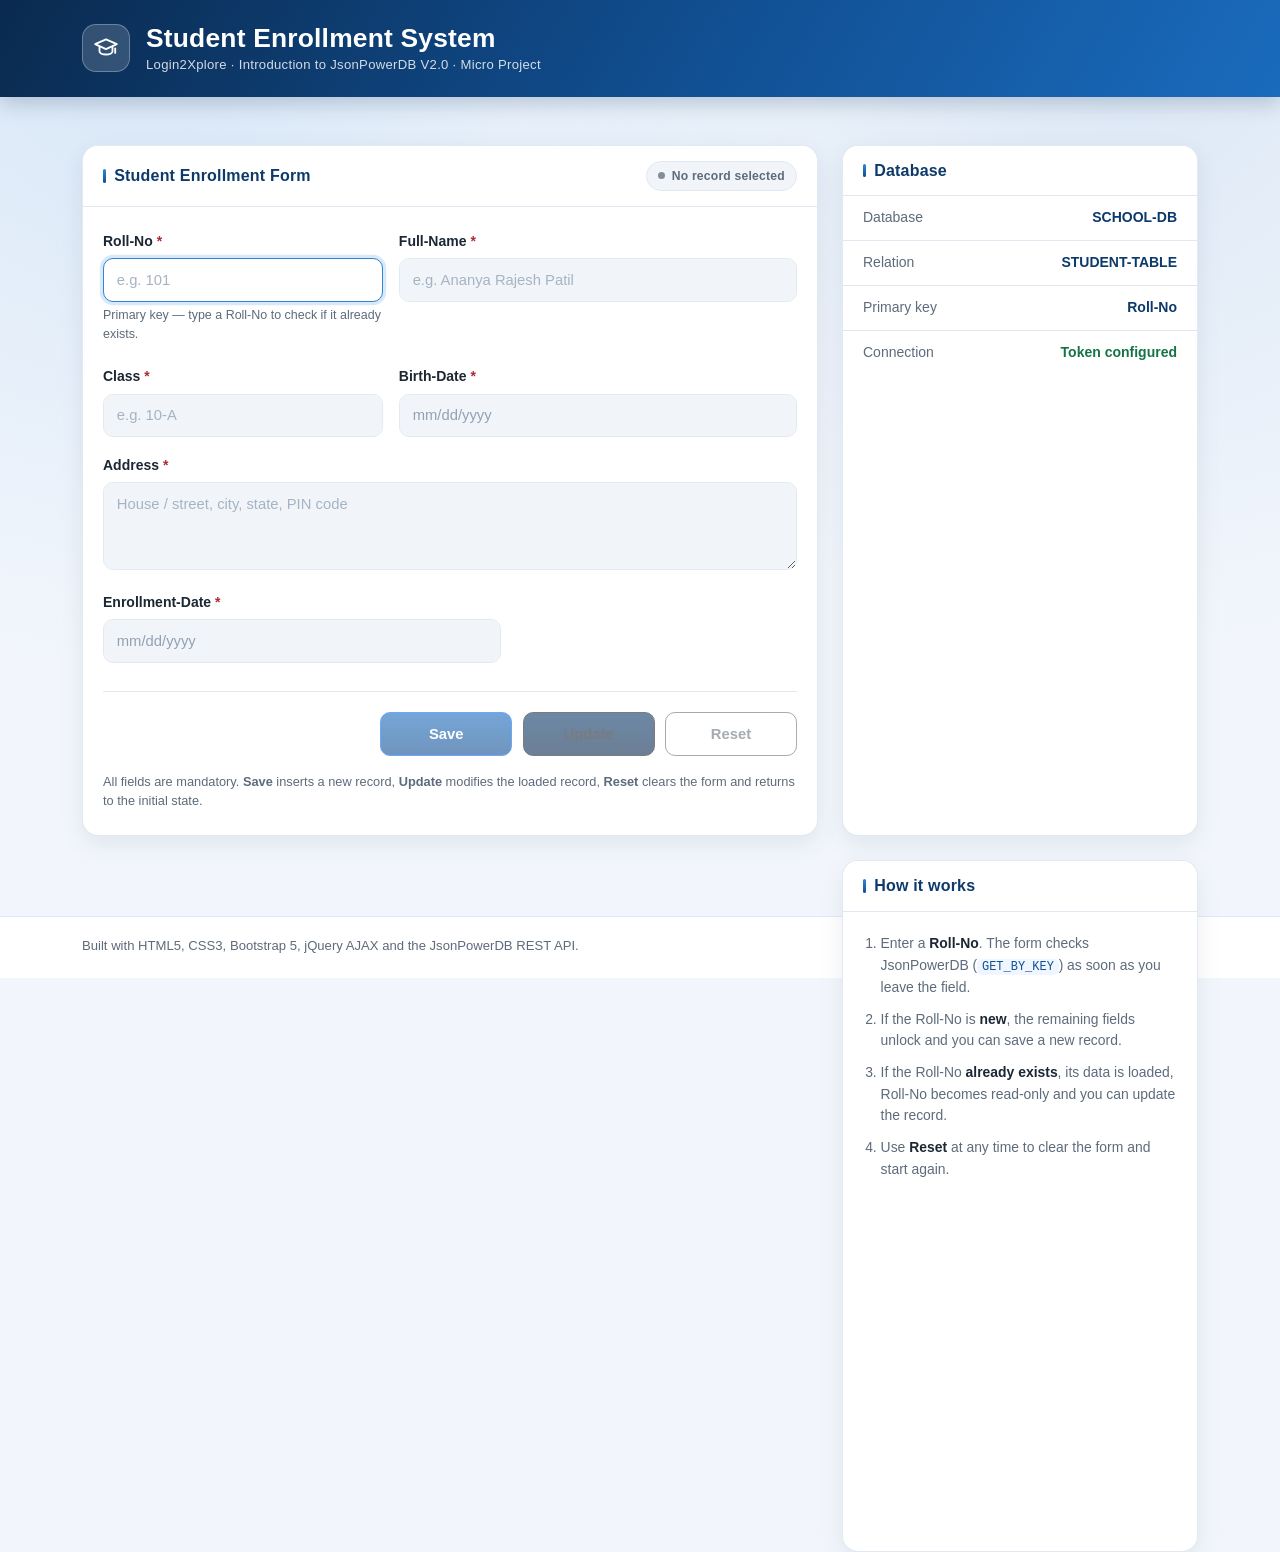
<file: index.html>
<!DOCTYPE html>
<html lang="en">
<head>
  <meta charset="UTF-8">
  <meta name="viewport" content="width=device-width, initial-scale=1">
  <title>Student Enrollment System | JsonPowerDB</title>
  <meta name="description"
        content="Student Enrollment System built with HTML5, CSS3, Bootstrap 5, jQuery AJAX and JsonPowerDB (Login2Xplore micro project).">
  <link rel="icon" type="image/svg+xml" href="assets/favicon.svg">

  <!-- Bootstrap 5 and jQuery are vendored in /vendor so the project also works
       offline. To use the CDN versions instead, see README.md -> "How to Run". -->
  <link rel="stylesheet" href="vendor/bootstrap.min.css">
  <link rel="stylesheet" href="style.css">
</head>
<body>

  <!-- ====================== Page header ====================== -->
  <header class="app-header">
    <div class="container">
      <div class="d-flex align-items-center gap-3">
        <span class="brand-mark" aria-hidden="true">
          <svg viewBox="0 0 24 24" width="26" height="26" fill="none"
               stroke="currentColor" stroke-width="1.7" stroke-linecap="round" stroke-linejoin="round">
            <path d="M2 8.5 12 4l10 4.5-10 4.5L2 8.5Z"/>
            <path d="M6 10.8V15c0 1.7 2.7 3 6 3s6-1.3 6-3v-4.2"/>
            <path d="M20.5 12.5v4"/>
          </svg>
        </span>
        <div>
          <h1 class="app-title">Student Enrollment System</h1>
          <p class="app-subtitle">
            Login2Xplore &middot; Introduction to JsonPowerDB V2.0 &middot; Micro Project
          </p>
        </div>
      </div>
    </div>
  </header>

  <!-- ====================== Main content ====================== -->
  <main class="container py-4 py-lg-5">
    <div class="row g-4">

      <!-- ------------------ Enrollment form ------------------ -->
      <div class="col-lg-8">
        <section class="card app-card" aria-labelledby="formCardTitle">
          <div class="card-header app-card-header">
            <h2 class="app-card-title" id="formCardTitle">Student Enrollment Form</h2>
            <span class="status-badge" id="recordStatusBadge" data-state="initial">
              No record selected
            </span>
          </div>

          <div class="card-body">

            <!-- Messages: success / error / warning / info -->
            <div id="feedbackArea" class="feedback-area" role="status" aria-live="polite"></div>

            <!-- All fields except Roll-No start disabled; script.js manages
                 the enabled/disabled state for each workflow step. -->
            <form id="enrollmentForm" novalidate autocomplete="off">

              <!-- ----- Row 1: Roll-No + Full-Name ----- -->
              <div class="row g-3">
                <div class="col-md-5">
                  <label for="rollNo" class="form-label">
                    Roll-No <span class="req">*</span>
                  </label>
                  <input type="text" class="form-control" id="rollNo" name="Roll-No"
                         placeholder="e.g. 101" maxlength="20" autocomplete="off"
                         aria-describedby="rollNoHelp" required>
                  <div class="invalid-feedback" id="rollNoError"></div>
                  <div class="form-text" id="rollNoHelp">
                    Primary key &mdash; type a Roll-No to check if it already exists.
                  </div>
                </div>

                <div class="col-md-7">
                  <label for="fullName" class="form-label">
                    Full-Name <span class="req">*</span>
                  </label>
                  <input type="text" class="form-control" id="fullName" name="Full-Name"
                         placeholder="e.g. Ananya Rajesh Patil" maxlength="60" required disabled>
                  <div class="invalid-feedback" id="fullNameError"></div>
                </div>
              </div>

              <!-- ----- Row 2: Class + Birth-Date ----- -->
              <div class="row g-3 mt-1">
                <div class="col-md-5">
                  <label for="studentClass" class="form-label">
                    Class <span class="req">*</span>
                  </label>
                  <input type="text" class="form-control" id="studentClass" name="Class"
                         placeholder="e.g. 10-A" maxlength="20" required disabled>
                  <div class="invalid-feedback" id="studentClassError"></div>
                </div>

                <div class="col-md-7">
                  <label for="birthDate" class="form-label">
                    Birth-Date <span class="req">*</span>
                  </label>
                  <input type="date" class="form-control" id="birthDate" name="Birth-Date" required disabled>
                  <div class="invalid-feedback" id="birthDateError"></div>
                </div>
              </div>

              <!-- ----- Row 3: Address ----- -->
              <div class="mt-3">
                <label for="address" class="form-label">
                  Address <span class="req">*</span>
                </label>
                <textarea class="form-control" id="address" name="Address" rows="3"
                          placeholder="House / street, city, state, PIN code"
                          maxlength="200" required disabled></textarea>
                <div class="invalid-feedback" id="addressError"></div>
              </div>

              <!-- ----- Row 4: Enrollment-Date ----- -->
              <div class="row g-3 mt-1">
                <div class="col-md-7">
                  <label for="enrollmentDate" class="form-label">
                    Enrollment-Date <span class="req">*</span>
                  </label>
                  <input type="date" class="form-control" id="enrollmentDate"
                         name="Enrollment-Date" required disabled>
                  <div class="invalid-feedback" id="enrollmentDateError"></div>
                </div>
              </div>

              <!-- ----- Action buttons ----- -->
              <div class="form-actions">
                <button type="submit" class="btn btn-primary" id="btnSave" disabled>
                  <span class="spinner-border spinner-border-sm btn-spinner" aria-hidden="true"></span>
                  <span>Save</span>
                </button>
                <button type="button" class="btn btn-update" id="btnUpdate" disabled>
                  <span class="spinner-border spinner-border-sm btn-spinner" aria-hidden="true"></span>
                  <span>Update</span>
                </button>
                <button type="button" class="btn btn-outline-secondary" id="btnReset" disabled>
                  Reset
                </button>
              </div>

              <p class="form-note">
                All fields are mandatory. <strong>Save</strong> inserts a new record,
                <strong>Update</strong> modifies the loaded record, <strong>Reset</strong>
                clears the form and returns to the initial state.
              </p>
            </form>

            <!-- Loading overlay (shown while a JsonPowerDB request is running) -->
            <div class="form-loader" id="formLoader" hidden>
              <div class="form-loader-box">
                <div class="spinner-border text-primary" role="status" aria-hidden="true"></div>
                <p class="form-loader-text" id="formLoaderText">Working…</p>
              </div>
            </div>

          </div>
        </section>
      </div>

      <!-- ------------------ Side information ------------------ -->
      <aside class="col-lg-4">
        <section class="card app-card mb-4" aria-labelledby="dbCardTitle">
          <div class="card-header app-card-header">
            <h2 class="app-card-title" id="dbCardTitle">Database</h2>
          </div>
          <ul class="list-group list-group-flush db-list">
            <li class="list-group-item">
              <span class="db-key">Database</span>
              <span class="db-value" id="dbNameLabel">SCHOOL-DB</span>
            </li>
            <li class="list-group-item">
              <span class="db-key">Relation</span>
              <span class="db-value" id="relNameLabel">STUDENT-TABLE</span>
            </li>
            <li class="list-group-item">
              <span class="db-key">Primary key</span>
              <span class="db-value" id="pkLabel">Roll-No</span>
            </li>
            <li class="list-group-item">
              <span class="db-key">Connection</span>
              <span class="db-value" id="tokenStatusLabel">Not configured</span>
            </li>
          </ul>
        </section>

        <section class="card app-card" aria-labelledby="stepsCardTitle">
          <div class="card-header app-card-header">
            <h2 class="app-card-title" id="stepsCardTitle">How it works</h2>
          </div>
          <div class="card-body">
            <ol class="steps">
              <li>Enter a <strong>Roll-No</strong>. The form checks JsonPowerDB
                  (<code>GET_BY_KEY</code>) as soon as you leave the field.</li>
              <li>If the Roll-No is <strong>new</strong>, the remaining fields unlock and
                  you can save a new record.</li>
              <li>If the Roll-No <strong>already exists</strong>, its data is loaded,
                  Roll-No becomes read-only and you can update the record.</li>
              <li>Use <strong>Reset</strong> at any time to clear the form and start again.</li>
            </ol>
          </div>
        </section>
      </aside>

    </div>
  </main>

  <!-- ====================== Footer ====================== -->
  <footer class="app-footer">
    <div class="container">
      <p class="mb-1">
        Built with HTML5, CSS3, Bootstrap 5, jQuery AJAX and the
        JsonPowerDB REST API.
      </p>
      
    </div>
  </footer>

  <!-- Scripts: jQuery first, then Bootstrap, then app configuration and logic -->
  <script src="vendor/jquery.min.js"></script>
  <script src="vendor/bootstrap.bundle.min.js"></script>
  <script src="config.js"></script>
  <script src="script.js"></script>
</body>
</html>
</file>
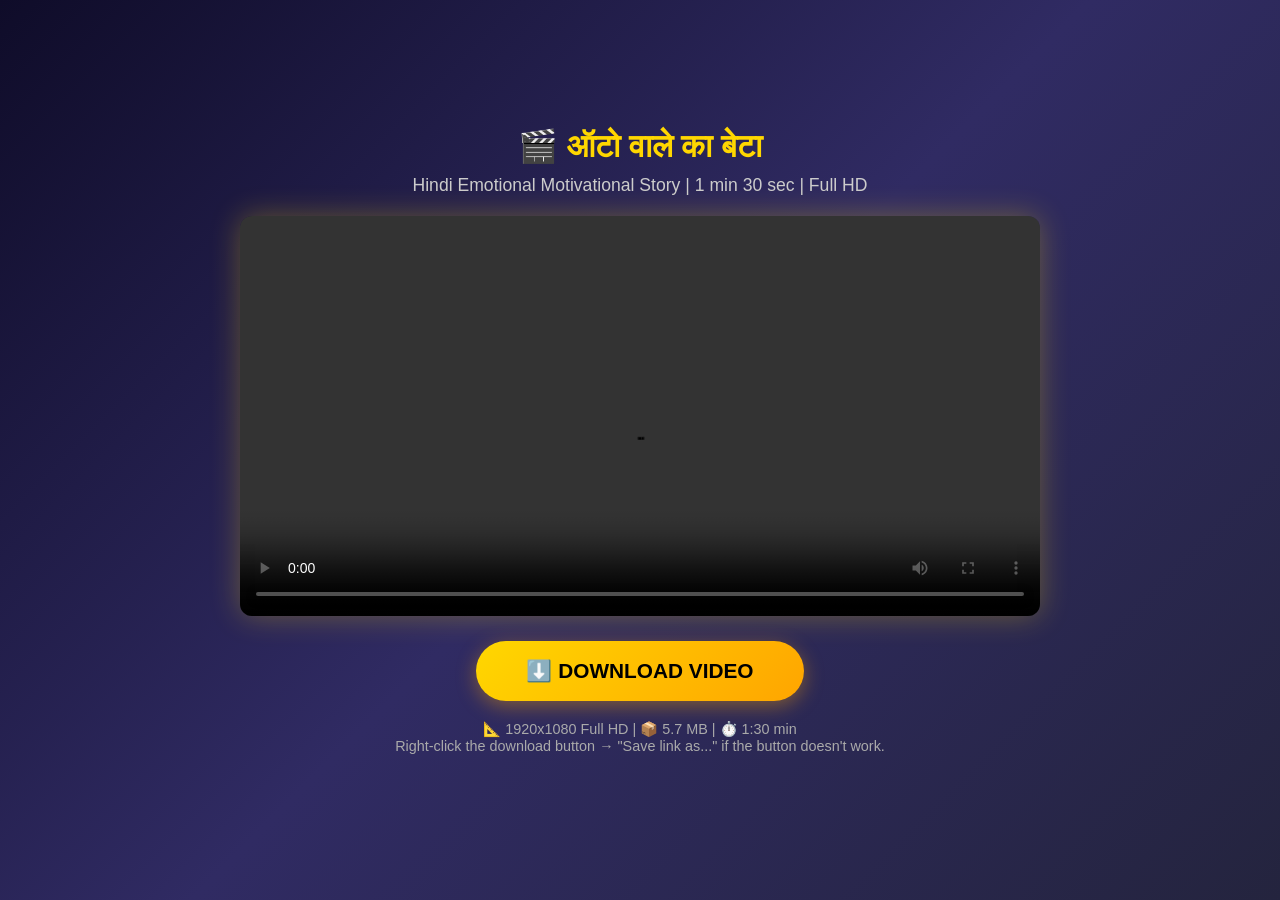
<file: video_project/index.html>
<!DOCTYPE html>
<html lang="hi">
<head>
    <meta charset="UTF-8">
    <meta name="viewport" content="width=device-width, initial-scale=1.0">
    <title>🎬 Auto Wale Ka Beta - Download Video</title>
    <style>
        * { margin: 0; padding: 0; box-sizing: border-box; }
        body { 
            background: linear-gradient(135deg, #0f0c29, #302b63, #24243e); 
            min-height: 100vh; 
            display: flex; 
            flex-direction: column; 
            align-items: center; 
            justify-content: center; 
            font-family: 'Segoe UI', sans-serif; 
            color: white; 
            padding: 20px;
        }
        h1 { font-size: 2rem; margin-bottom: 10px; text-align: center; color: #FFD700; }
        p { font-size: 1.1rem; margin-bottom: 20px; color: #ccc; text-align: center; }
        video { 
            max-width: 100%; 
            width: 800px; 
            border-radius: 12px; 
            box-shadow: 0 0 30px rgba(255,215,0,0.3);
            margin-bottom: 25px;
        }
        .download-btn {
            display: inline-block;
            background: linear-gradient(135deg, #FFD700, #FFA500);
            color: #000;
            padding: 18px 50px;
            font-size: 1.3rem;
            font-weight: bold;
            border-radius: 50px;
            text-decoration: none;
            box-shadow: 0 5px 20px rgba(255,165,0,0.4);
            transition: transform 0.2s;
        }
        .download-btn:hover { transform: scale(1.05); }
        .info { margin-top: 20px; color: #aaa; font-size: 0.9rem; text-align: center; }
    </style>
</head>
<body>
    <h1>🎬 ऑटो वाले का बेटा</h1>
    <p>Hindi Emotional Motivational Story | 1 min 30 sec | Full HD</p>
    
    <video controls preload="auto">
        <source src="FINAL_VIDEO_auto_wale_ka_beta.mp4" type="video/mp4">
        Your browser does not support video playback.
    </video>
    
    <a href="FINAL_VIDEO_auto_wale_ka_beta.mp4" download="Auto_Wale_Ka_Beta_Hindi_Story.mp4" class="download-btn">
        ⬇️ DOWNLOAD VIDEO
    </a>
    
    <p class="info">
        📐 1920x1080 Full HD | 📦 5.7 MB | ⏱️ 1:30 min<br>
        Right-click the download button → "Save link as..." if the button doesn't work.
    </p>
</body>
</html>
</file>
<file: style.css>
/* ==========================================================================
   style.css — Student Enrollment System (JsonPowerDB)
   Design: professional blue & white, Bootstrap 5 foundation + custom theme.
   ========================================================================== */

/* ---------------------------------------------------------------- 1. Theme */
:root {
  --blue-900: #0a2a4f;
  --blue-800: #0d3a6b;
  --blue-700: #114f92;
  --blue-600: #1a6bbd;
  --blue-500: #2f86d8;
  --blue-100: #dbeafe;
  --blue-50:  #eff6ff;

  --ink:      #1b2733;
  --muted:    #5d6b7b;
  --line:     #dfe7f1;
  --surface:  #ffffff;
  --page-bg:  #f2f6fc;

  --success:  #157347;
  --success-bg: #e8f6ee;
  --danger:   #b02a37;
  --danger-bg:#fdecee;
  --warning:  #9a6700;
  --warning-bg: #fff8e1;
  --info:     var(--blue-700);
  --info-bg:  var(--blue-50);

  --radius-lg: 16px;
  --radius-md: 10px;
  --shadow-sm: 0 1px 2px rgba(16, 42, 74, .06);
  --shadow-md: 0 8px 24px rgba(16, 42, 74, .08);
  --shadow-lg: 0 18px 44px rgba(16, 42, 74, .14);
}

/* ------------------------------------------------------------- 2. Base */
html {
  -webkit-text-size-adjust: 100%;
}

body {
  min-height: 100vh;
  margin: 0;
  display: flex;
  flex-direction: column;
  font-family: "Segoe UI", Roboto, "Helvetica Neue", Arial, system-ui, sans-serif;
  color: var(--ink);
  background-color: var(--page-bg);
  background-image:
    radial-gradient(circle at 12% 0%, rgba(47, 134, 216, .14), transparent 45%),
    radial-gradient(circle at 88% 4%, rgba(26, 107, 189, .10), transparent 42%);
  background-repeat: no-repeat;
  font-size: 15px;
  line-height: 1.55;
}

main {
  flex: 1 0 auto;
}

code {
  color: var(--blue-700);
  background: var(--blue-50);
  padding: .05rem .3rem;
  border-radius: 5px;
  font-size: .86em;
}

/* ----------------------------------------------------------- 3. Header */
.app-header {
  background-image: linear-gradient(120deg, var(--blue-900) 0%, var(--blue-700) 55%, var(--blue-600) 100%);
  color: #fff;
  padding: 1.35rem 0;
  box-shadow: 0 6px 20px rgba(10, 42, 79, .22);
}

.brand-mark {
  display: inline-flex;
  align-items: center;
  justify-content: center;
  width: 48px;
  height: 48px;
  flex: 0 0 48px;
  border-radius: 14px;
  color: #fff;
  background: rgba(255, 255, 255, .16);
  border: 1px solid rgba(255, 255, 255, .28);
}

.app-title {
  margin: 0;
  font-size: clamp(1.15rem, 1rem + 1.1vw, 1.65rem);
  font-weight: 700;
  letter-spacing: .2px;
  line-height: 1.25;
}

.app-subtitle {
  margin: 0;
  font-size: .82rem;
  letter-spacing: .3px;
  color: rgba(255, 255, 255, .82);
}

/* ------------------------------------------------------------- 4. Cards */
.app-card {
  border: 1px solid rgba(223, 231, 241, .9);
  border-radius: var(--radius-lg);
  background: var(--surface);
  box-shadow: var(--shadow-md);
  overflow: hidden;
  height: 100%;
}

.app-card-header {
  display: flex;
  align-items: center;
  justify-content: space-between;
  gap: .75rem;
  flex-wrap: wrap;
  padding: .95rem 1.25rem;
  background: #fff;
  border-bottom: 1px solid var(--line);
}

.app-card-title {
  position: relative;
  margin: 0;
  padding-left: .7rem;
  font-size: 1rem;
  font-weight: 700;
  letter-spacing: .2px;
  color: var(--blue-800);
}

.app-card-title::before {
  content: "";
  position: absolute;
  left: 0;
  top: .18em;
  bottom: .18em;
  width: 3px;
  border-radius: 3px;
  background: linear-gradient(var(--blue-500), var(--blue-700));
}

.app-card .card-body {
  padding: 1.35rem 1.25rem 1.5rem;
}

/* --------------------------------------------------- 5. Record status */
.status-badge {
  display: inline-flex;
  align-items: center;
  gap: .4rem;
  padding: .3rem .7rem;
  border-radius: 999px;
  font-size: .76rem;
  font-weight: 600;
  letter-spacing: .2px;
  white-space: nowrap;
  background: #f1f5f9;
  color: var(--muted);
  border: 1px solid var(--line);
}

.status-badge::before {
  content: "";
  width: 7px;
  height: 7px;
  border-radius: 50%;
  background: currentColor;
  opacity: .75;
}

.status-badge[data-state="insert"] {
  background: var(--success-bg);
  color: var(--success);
  border-color: #bfe3cd;
}

.status-badge[data-state="update"] {
  background: var(--info-bg);
  color: var(--info);
  border-color: #c3dcf7;
}

.status-badge[data-state="error"] {
  background: var(--danger-bg);
  color: var(--danger);
  border-color: #f3c9ce;
}

/* --------------------------------------------------------- 6. Alerts */
.feedback-area:empty {
  display: none;
}

.app-alert {
  display: flex;
  align-items: flex-start;
  gap: .6rem;
  margin-bottom: 1.1rem;
  padding: .75rem .9rem;
  border-radius: var(--radius-md);
  border: 1px solid transparent;
  font-size: .9rem;
  animation: alert-in .18s ease-out;
}

@keyframes alert-in {
  from { opacity: 0; transform: translateY(-4px); }
  to   { opacity: 1; transform: translateY(0); }
}

.app-alert-icon {
  flex: 0 0 auto;
  margin-top: .1rem;
  font-weight: 700;
  font-size: .95rem;
  line-height: 1.2;
}

.app-alert-body {
  flex: 1 1 auto;
  min-width: 0;
  word-wrap: break-word;
}

.app-alert-close {
  flex: 0 0 auto;
  border: 0;
  background: transparent;
  color: inherit;
  opacity: .6;
  font-size: 1.15rem;
  line-height: 1;
  padding: 0 .15rem;
  cursor: pointer;
}

.app-alert-close:hover,
.app-alert-close:focus-visible {
  opacity: 1;
}

.app-alert--success { background: var(--success-bg); color: var(--success); border-color: #bfe3cd; }
.app-alert--danger  { background: var(--danger-bg);  color: var(--danger);  border-color: #f3c9ce; }
.app-alert--warning { background: var(--warning-bg); color: var(--warning); border-color: #f0dda1; }
.app-alert--info    { background: var(--info-bg);    color: var(--info);    border-color: #c3dcf7; }

/* ---------------------------------------------------------- 7. Fields */
.form-label {
  margin-bottom: .35rem;
  font-size: .875rem;
  font-weight: 600;
  color: var(--ink);
}

.req {
  color: var(--danger);
  font-weight: 700;
}

.form-control {
  border-radius: var(--radius-md);
  border-color: #cfdaea;
  padding: .6rem .8rem;
  font-size: .925rem;
  color: var(--ink);
  background-color: #fff;
  transition: border-color .15s ease, box-shadow .15s ease, background-color .15s ease;
}

.form-control::placeholder {
  color: #a6b3c2;
}

.form-control:focus {
  border-color: var(--blue-500);
  box-shadow: 0 0 0 .2rem rgba(47, 134, 216, .18);
  background-color: #fff;
}

.form-control:disabled,
.form-control[readonly] {
  background-color: #f1f5fa;
  border-color: #e2e9f2;
  color: #93a1b1;
  cursor: not-allowed;
}

textarea.form-control {
  resize: vertical;
  min-height: 84px;
}

.form-text {
  font-size: .78rem;
  color: var(--muted);
}

.invalid-feedback {
  font-size: .79rem;
  font-weight: 500;
}

.form-control.is-invalid {
  border-color: var(--danger);
  background-image: none;
}

.form-control.is-invalid:focus {
  box-shadow: 0 0 0 .2rem rgba(176, 42, 55, .16);
}

/* --------------------------------------------------------- 8. Buttons */
.form-actions {
  display: flex;
  flex-wrap: wrap;
  justify-content: flex-end;
  gap: .65rem;
  margin-top: 1.75rem;
  padding-top: 1.25rem;
  border-top: 1px solid var(--line);
}

.form-actions .btn {
  min-width: 132px;
  padding: .62rem 1.35rem;
  border-radius: var(--radius-md);
  font-size: .925rem;
  font-weight: 600;
  display: inline-flex;
  align-items: center;
  justify-content: center;
  gap: .45rem;
  transition: transform .12s ease, box-shadow .15s ease, background-color .15s ease;
}

.form-actions .btn:not(:disabled):hover {
  transform: translateY(-1px);
  box-shadow: var(--shadow-md);
}

.form-actions .btn:disabled {
  transform: none;
  box-shadow: none;
  opacity: .6;
  cursor: not-allowed;
}

.btn-primary {
  --bs-btn-bg: var(--blue-700);
  --bs-btn-border-color: var(--blue-700);
  --bs-btn-hover-bg: var(--blue-600);
  --bs-btn-hover-border-color: var(--blue-600);
  --bs-btn-active-bg: var(--blue-800);
  --bs-btn-active-border-color: var(--blue-800);
  background-image: linear-gradient(180deg, var(--blue-600), var(--blue-700));
  border-color: var(--blue-700);
}

.btn-update {
  color: #fff;
  background-image: linear-gradient(180deg, var(--blue-800), var(--blue-900));
  border: 1px solid var(--blue-900);
}

.btn-update:hover,
.btn-update:focus-visible {
  color: #fff;
  background-image: linear-gradient(180deg, var(--blue-700), var(--blue-800));
}

.btn-outline-secondary {
  --bs-btn-color: var(--blue-800);
  --bs-btn-border-color: #c6d3e3;
  --bs-btn-hover-bg: #eef3fa;
  --bs-btn-hover-border-color: #b3c3d6;
  --bs-btn-hover-color: var(--blue-900);
  background: #fff;
}

.btn-spinner {
  display: none;
  width: .95rem;
  height: .95rem;
  border-width: .15em;
}

.btn.is-loading .btn-spinner {
  display: inline-block;
}

.btn:focus-visible {
  outline: 2px solid var(--blue-500);
  outline-offset: 2px;
}

.form-note {
  margin: 1rem 0 0;
  font-size: .8rem;
  color: var(--muted);
}

/* ------------------------------------------------- 9. Loading overlay */
#enrollmentForm {
  position: relative;
}

.form-loader {
  position: absolute;
  inset: 0;
  display: flex;
  align-items: center;
  justify-content: center;
  z-index: 6;
  border-radius: var(--radius-md);
  background: rgba(255, 255, 255, .78);
  -webkit-backdrop-filter: blur(2px);
  backdrop-filter: blur(2px);
}

.form-loader[hidden] {
  display: none;
}

.form-loader-box {
  display: flex;
  flex-direction: column;
  align-items: center;
  gap: .55rem;
  padding: 1rem 1.4rem;
  text-align: center;
}

.form-loader-text {
  margin: 0;
  font-size: .85rem;
  font-weight: 600;
  color: var(--blue-800);
}

/* ------------------------------------------------- 10. Side panel */
.db-list .list-group-item {
  display: flex;
  align-items: center;
  justify-content: space-between;
  gap: .75rem;
  padding: .7rem 1.25rem;
  font-size: .875rem;
  border-color: var(--line);
}

.db-key {
  color: var(--muted);
  font-weight: 500;
}

.db-value {
  font-weight: 600;
  color: var(--blue-800);
  text-align: right;
  word-break: break-word;
}

.db-value.is-ok   { color: var(--success); }
.db-value.is-warn { color: var(--warning); }

.steps {
  margin: 0;
  padding-left: 1.1rem;
  font-size: .87rem;
  color: var(--muted);
}

.steps li {
  margin-bottom: .65rem;
}

.steps li:last-child {
  margin-bottom: 0;
}

.steps strong {
  color: var(--ink);
}

/* ------------------------------------------------------- 11. Footer */
.app-footer {
  margin-top: 2rem;
  padding: 1.15rem 0;
  background: #fff;
  border-top: 1px solid var(--line);
  font-size: .82rem;
  color: var(--muted);
}

.footer-muted {
  font-size: .78rem;
  color: #8794a4;
}

/* -------------------------------------------------- 12. Responsive */
@media (max-width: 767.98px) {
  body {
    font-size: 14.5px;
  }

  .app-header {
    padding: 1.1rem 0;
  }

  .brand-mark {
    width: 42px;
    height: 42px;
    flex-basis: 42px;
    border-radius: 12px;
  }

  .app-card .card-body {
    padding: 1.1rem 1rem 1.25rem;
  }

  .app-card-header {
    padding: .85rem 1rem;
  }

  .form-actions {
    flex-direction: column-reverse;
    gap: .55rem;
  }

  .form-actions .btn {
    width: 100%;
    min-width: 0;
  }
}

/* Respect users who prefer less motion. */
@media (prefers-reduced-motion: reduce) {
  *,
  *::before,
  *::after {
    animation-duration: .001ms !important;
    transition-duration: .001ms !important;
  }
}
</file>
